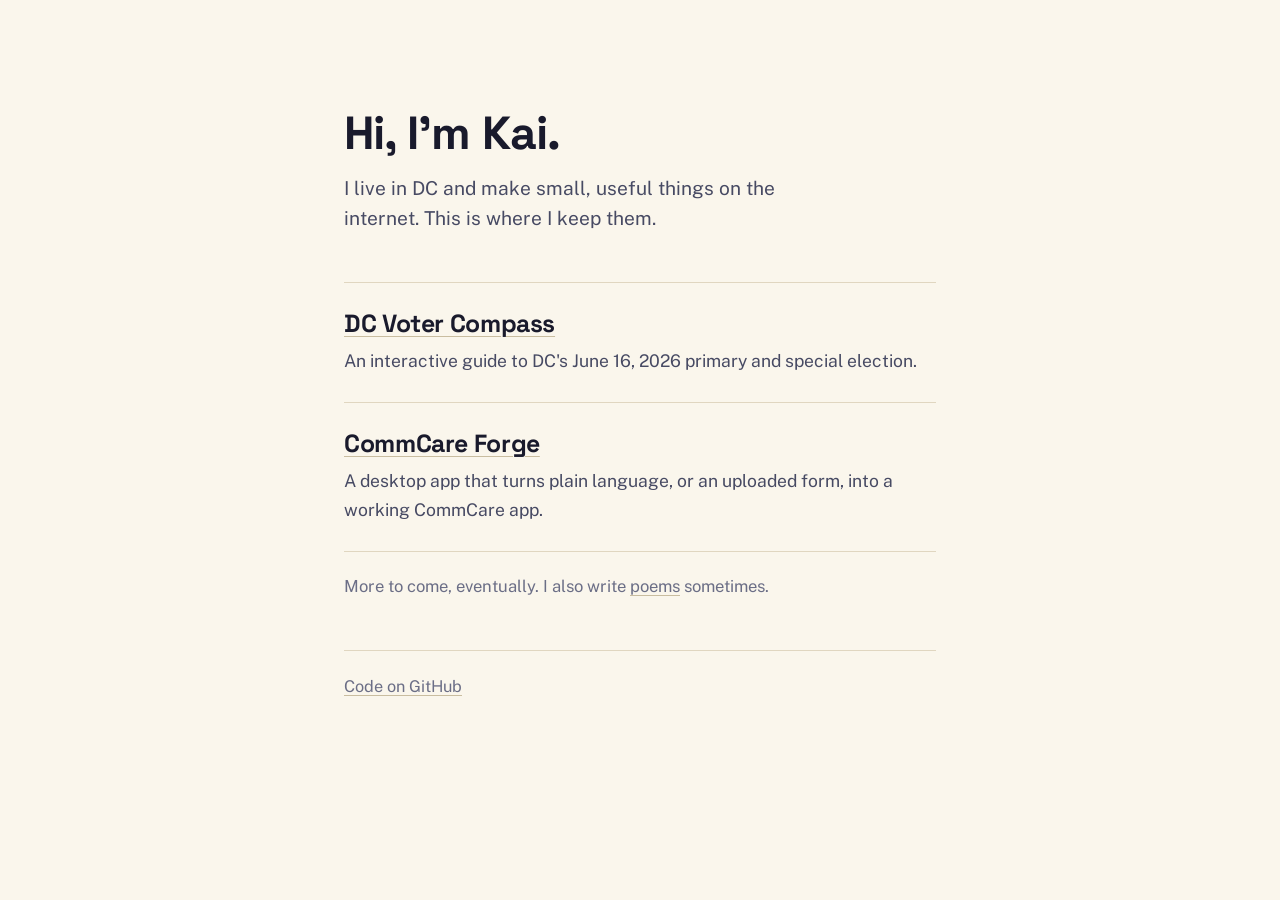
<file: index.html>
<!doctype html>
<html lang="en">
<head>
  <meta charset="utf-8" />
  <meta name="viewport" content="width=device-width, initial-scale=1, viewport-fit=cover" />

  <title>Kai Cowger · small useful things</title>
  <meta name="description" content="Kai makes small, useful things on the internet. This is where he keeps them." />

  <!-- Same posture as the projects: everything same-origin, no scripts at all. -->
  <meta http-equiv="Content-Security-Policy" content="default-src 'self'; base-uri 'self'; form-action 'none'; object-src 'none'; img-src 'self' data:; font-src 'self'; style-src 'self'; script-src 'none'" />
  <meta name="referrer" content="no-referrer" />
  <meta name="color-scheme" content="light dark" />
  <meta name="theme-color" content="#faf6ec" media="(prefers-color-scheme: light)" />
  <meta name="theme-color" content="#14151f" media="(prefers-color-scheme: dark)" />

  <meta property="og:title" content="Kai Cowger" />
  <meta property="og:description" content="Small, useful things on the internet. This is where I keep them." />
  <meta property="og:type" content="website" />

  <link rel="icon" href="data:image/svg+xml,%3Csvg xmlns='http://www.w3.org/2000/svg' viewBox='0 0 32 32'%3E%3Crect width='32' height='32' rx='6' fill='%23191a2c'/%3E%3Ctext x='16' y='23' text-anchor='middle' font-family='-apple-system,Helvetica,Arial,sans-serif' font-weight='700' font-size='19' fill='%23faf6ec'%3Ek%3C/text%3E%3C/svg%3E" />

  <link rel="stylesheet" href="styles.css" />
</head>
<body>
  <main class="page">
    <header class="hero">
      <h1>Hi, I'm Kai.</h1>
      <p class="hero__lede">I live in DC and make small, useful things on the internet. This is where I keep them.</p>
    </header>

    <section class="projects" aria-label="Projects">
      <a class="project" href="/dc-voter-compass/">
        <h2>DC Voter Compass</h2>
        <p>An interactive guide to DC's June 16, 2026 primary and special election.</p>
      </a>
      <a class="project" href="https://github.com/kcowger/commcare-forge" rel="noopener noreferrer">
        <h2>CommCare Forge</h2>
        <p>A desktop app that turns plain language, or an uploaded form, into a working CommCare app.</p>
      </a>
      <p class="projects__more">More to come, eventually. I also write <a href="/writing/">poems</a> sometimes.</p>
    </section>

    <footer class="footer">
      <p><a href="https://github.com/kcowger" rel="noopener noreferrer">Code on GitHub</a></p>
    </footer>
  </main>
</body>
</html>
</file>
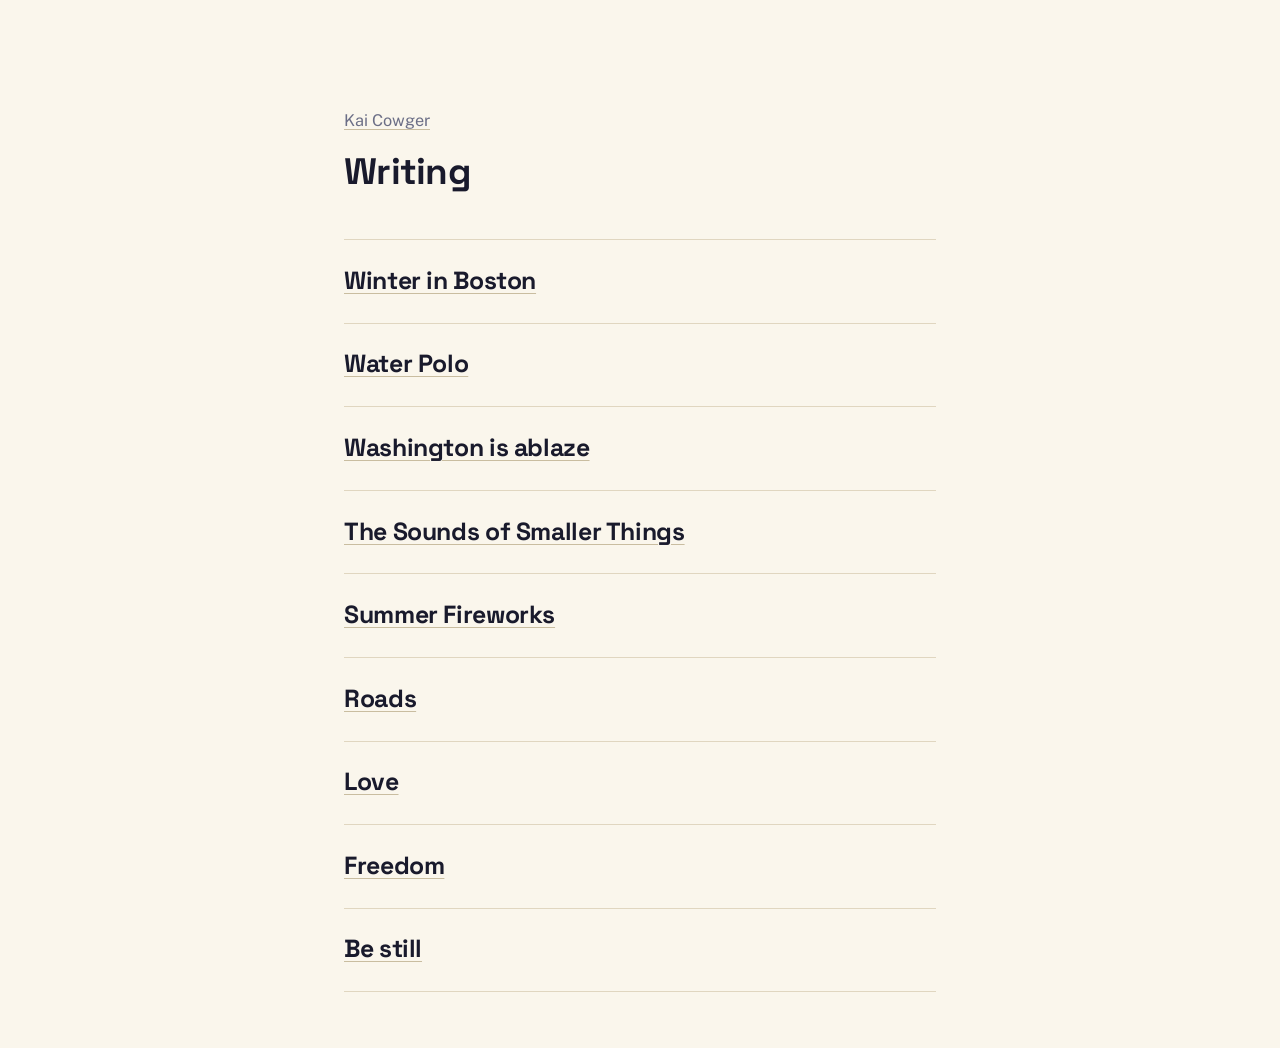
<file: writing/index.html>
<!doctype html>
<html lang="en">
<head>
  <meta charset="utf-8" />
  <meta name="viewport" content="width=device-width, initial-scale=1, viewport-fit=cover" />

  <title>Writing · Kai Cowger</title>
  <meta name="description" content="Poems and other small pieces by Kai Cowger." />

  <meta http-equiv="Content-Security-Policy" content="default-src 'self'; base-uri 'self'; form-action 'none'; object-src 'none'; img-src 'self' data:; font-src 'self'; style-src 'self'; script-src 'none'" />
  <meta name="referrer" content="no-referrer" />
  <meta name="color-scheme" content="light dark" />
  <meta name="theme-color" content="#faf6ec" media="(prefers-color-scheme: light)" />
  <meta name="theme-color" content="#14151f" media="(prefers-color-scheme: dark)" />

  <meta property="og:title" content="Writing · Kai Cowger" />
  <meta property="og:description" content="Poems and other small pieces." />
  <meta property="og:type" content="website" />

  <link rel="icon" href="data:image/svg+xml,%3Csvg xmlns='http://www.w3.org/2000/svg' viewBox='0 0 32 32'%3E%3Crect width='32' height='32' rx='6' fill='%23191a2c'/%3E%3Ctext x='16' y='23' text-anchor='middle' font-family='-apple-system,Helvetica,Arial,sans-serif' font-weight='700' font-size='19' fill='%23faf6ec'%3Ek%3C/text%3E%3C/svg%3E" />

  <link rel="stylesheet" href="/styles.css" />
</head>
<body>
  <main class="page">
    <header class="hero">
      <p class="crumb"><a href="/">Kai Cowger</a></p>
      <h1 class="hero__title--inner">Writing</h1>
    </header>

    <section class="projects" aria-label="Pieces">
      <a class="project" href="/writing/winter-in-boston/">
        <h2>Winter in Boston</h2>
      </a>
      <a class="project" href="/writing/water-polo/">
        <h2>Water Polo</h2>
      </a>
      <a class="project" href="/writing/washington-is-ablaze/">
        <h2>Washington is ablaze</h2>
      </a>
      <a class="project" href="/writing/the-sounds-of-smaller-things/">
        <h2>The Sounds of Smaller Things</h2>
      </a>
      <a class="project" href="/writing/summer-fireworks/">
        <h2>Summer Fireworks</h2>
      </a>
      <a class="project" href="/writing/roads/">
        <h2>Roads</h2>
      </a>
      <a class="project" href="/writing/love/">
        <h2>Love</h2>
      </a>
      <a class="project" href="/writing/freedom/">
        <h2>Freedom</h2>
      </a>
      <a class="project" href="/writing/be-still/">
        <h2>Be still</h2>
      </a>
    </section>
  </main>
</body>
</html>
</file>
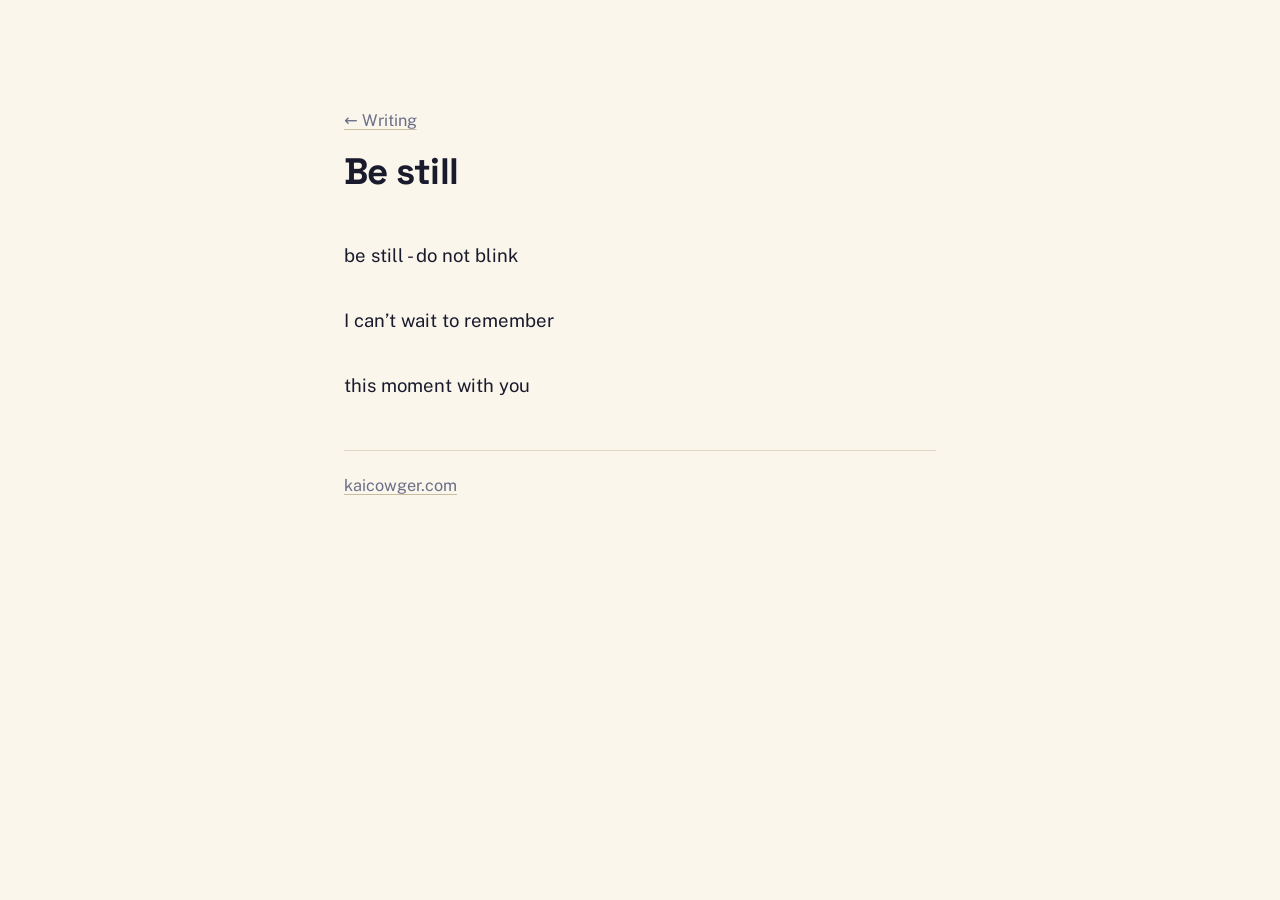
<file: writing/be-still/index.html>
<!doctype html>
<html lang="en">
<head>
  <meta charset="utf-8" />
  <meta name="viewport" content="width=device-width, initial-scale=1, viewport-fit=cover" />

  <title>Be still · Kai Cowger</title>
  <meta name="description" content="A poem by Kai Cowger." />

  <meta http-equiv="Content-Security-Policy" content="default-src 'self'; base-uri 'self'; form-action 'none'; object-src 'none'; img-src 'self' data:; font-src 'self'; style-src 'self'; script-src 'none'" />
  <meta name="referrer" content="no-referrer" />
  <meta name="color-scheme" content="light dark" />
  <meta name="theme-color" content="#faf6ec" media="(prefers-color-scheme: light)" />
  <meta name="theme-color" content="#14151f" media="(prefers-color-scheme: dark)" />

  <meta property="og:title" content="Be still" />
  <meta property="og:description" content="A poem by Kai Cowger." />
  <meta property="og:type" content="article" />

  <link rel="icon" href="data:image/svg+xml,%3Csvg xmlns='http://www.w3.org/2000/svg' viewBox='0 0 32 32'%3E%3Crect width='32' height='32' rx='6' fill='%23191a2c'/%3E%3Ctext x='16' y='23' text-anchor='middle' font-family='-apple-system,Helvetica,Arial,sans-serif' font-weight='700' font-size='19' fill='%23faf6ec'%3Ek%3C/text%3E%3C/svg%3E" />

  <link rel="stylesheet" href="/styles.css" />
</head>
<body>
  <main class="page">
    <header class="hero">
      <p class="crumb"><a href="/writing/">&larr; Writing</a></p>
      <h1 class="hero__title--inner">Be still</h1>
    </header>

    <article>
      <div class="poem">be still - do not blink

I can&rsquo;t wait to remember

this moment with you</div>
    </article>

    <footer class="footer">
      <p><a href="/">kaicowger.com</a></p>
    </footer>
  </main>
</body>
</html>
</file>
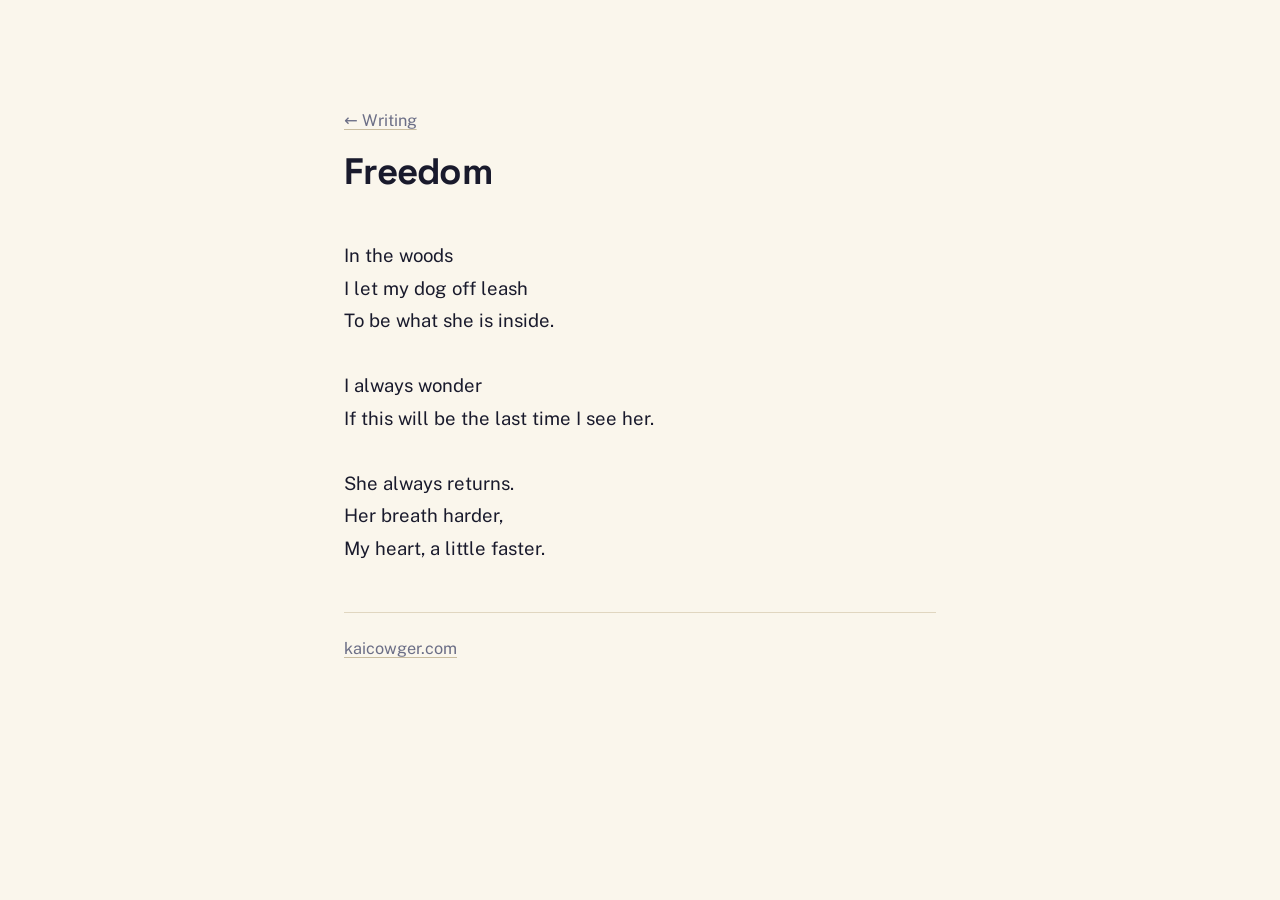
<file: writing/freedom/index.html>
<!doctype html>
<html lang="en">
<head>
  <meta charset="utf-8" />
  <meta name="viewport" content="width=device-width, initial-scale=1, viewport-fit=cover" />

  <title>Freedom · Kai Cowger</title>
  <meta name="description" content="A poem by Kai Cowger." />

  <meta http-equiv="Content-Security-Policy" content="default-src 'self'; base-uri 'self'; form-action 'none'; object-src 'none'; img-src 'self' data:; font-src 'self'; style-src 'self'; script-src 'none'" />
  <meta name="referrer" content="no-referrer" />
  <meta name="color-scheme" content="light dark" />
  <meta name="theme-color" content="#faf6ec" media="(prefers-color-scheme: light)" />
  <meta name="theme-color" content="#14151f" media="(prefers-color-scheme: dark)" />

  <meta property="og:title" content="Freedom" />
  <meta property="og:description" content="A poem by Kai Cowger." />
  <meta property="og:type" content="article" />

  <link rel="icon" href="data:image/svg+xml,%3Csvg xmlns='http://www.w3.org/2000/svg' viewBox='0 0 32 32'%3E%3Crect width='32' height='32' rx='6' fill='%23191a2c'/%3E%3Ctext x='16' y='23' text-anchor='middle' font-family='-apple-system,Helvetica,Arial,sans-serif' font-weight='700' font-size='19' fill='%23faf6ec'%3Ek%3C/text%3E%3C/svg%3E" />

  <link rel="stylesheet" href="/styles.css" />
</head>
<body>
  <main class="page">
    <header class="hero">
      <p class="crumb"><a href="/writing/">&larr; Writing</a></p>
      <h1 class="hero__title--inner">Freedom</h1>
    </header>

    <article>
      <div class="poem">In the woods
I let my dog off leash
To be what she is inside.

I always wonder
If this will be the last time I see her.

She always returns.
Her breath harder,
My heart, a little faster.</div>
    </article>

    <footer class="footer">
      <p><a href="/">kaicowger.com</a></p>
    </footer>
  </main>
</body>
</html>
</file>
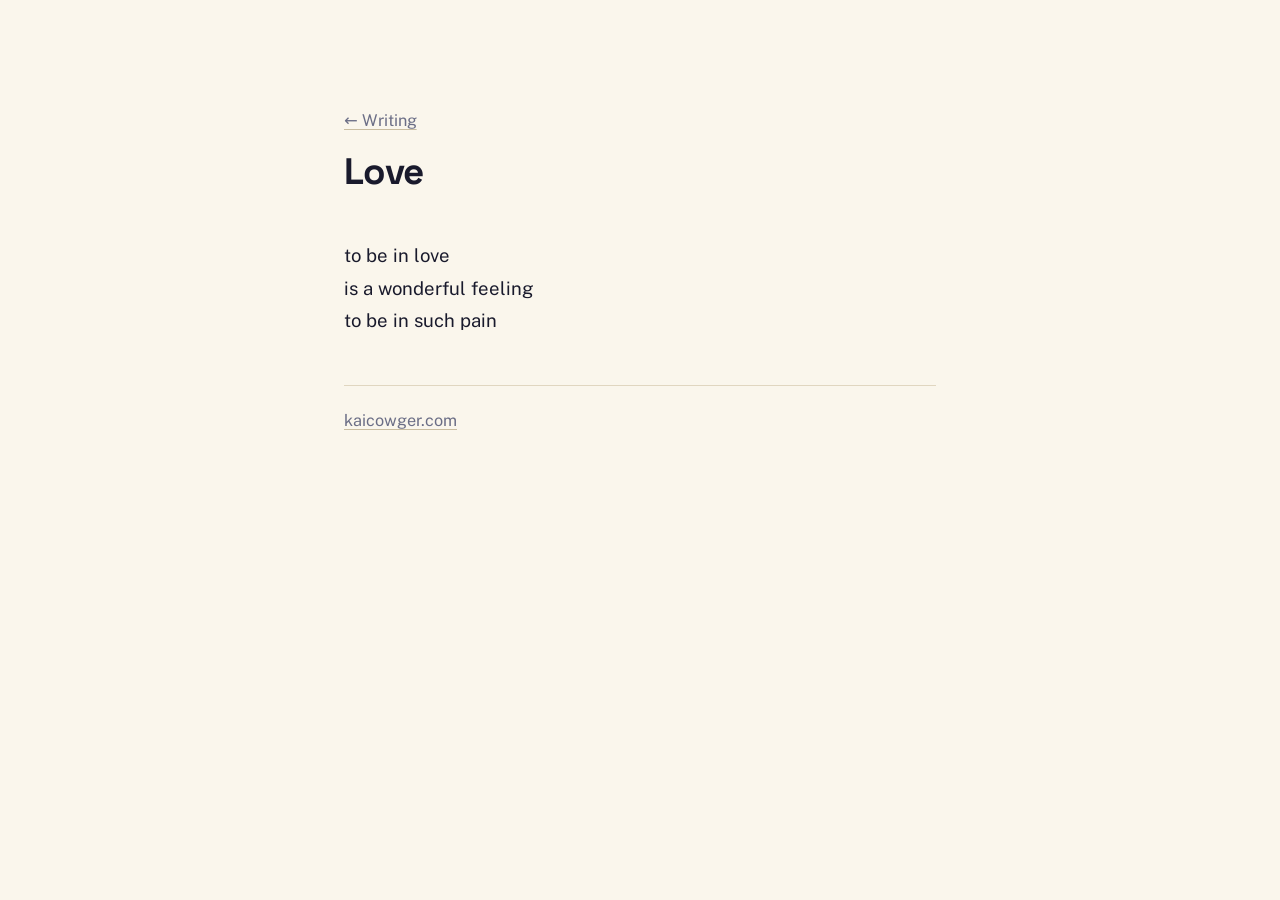
<file: writing/love/index.html>
<!doctype html>
<html lang="en">
<head>
  <meta charset="utf-8" />
  <meta name="viewport" content="width=device-width, initial-scale=1, viewport-fit=cover" />

  <title>Love · Kai Cowger</title>
  <meta name="description" content="A poem by Kai Cowger." />

  <meta http-equiv="Content-Security-Policy" content="default-src 'self'; base-uri 'self'; form-action 'none'; object-src 'none'; img-src 'self' data:; font-src 'self'; style-src 'self'; script-src 'none'" />
  <meta name="referrer" content="no-referrer" />
  <meta name="color-scheme" content="light dark" />
  <meta name="theme-color" content="#faf6ec" media="(prefers-color-scheme: light)" />
  <meta name="theme-color" content="#14151f" media="(prefers-color-scheme: dark)" />

  <meta property="og:title" content="Love" />
  <meta property="og:description" content="A poem by Kai Cowger." />
  <meta property="og:type" content="article" />

  <link rel="icon" href="data:image/svg+xml,%3Csvg xmlns='http://www.w3.org/2000/svg' viewBox='0 0 32 32'%3E%3Crect width='32' height='32' rx='6' fill='%23191a2c'/%3E%3Ctext x='16' y='23' text-anchor='middle' font-family='-apple-system,Helvetica,Arial,sans-serif' font-weight='700' font-size='19' fill='%23faf6ec'%3Ek%3C/text%3E%3C/svg%3E" />

  <link rel="stylesheet" href="/styles.css" />
</head>
<body>
  <main class="page">
    <header class="hero">
      <p class="crumb"><a href="/writing/">&larr; Writing</a></p>
      <h1 class="hero__title--inner">Love</h1>
    </header>

    <article>
      <div class="poem">to be in love
is a wonderful feeling
to be in such pain</div>
    </article>

    <footer class="footer">
      <p><a href="/">kaicowger.com</a></p>
    </footer>
  </main>
</body>
</html>
</file>
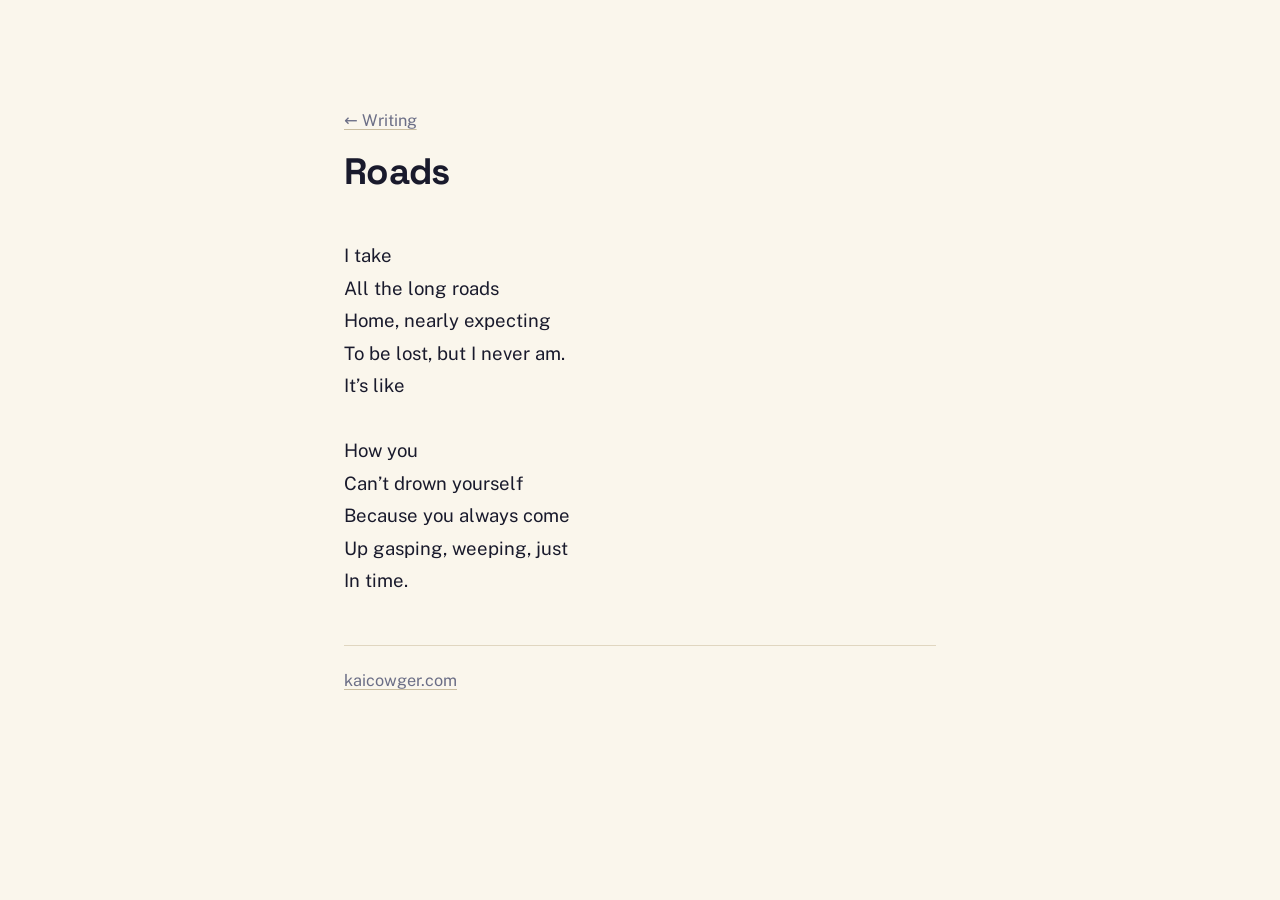
<file: writing/roads/index.html>
<!doctype html>
<html lang="en">
<head>
  <meta charset="utf-8" />
  <meta name="viewport" content="width=device-width, initial-scale=1, viewport-fit=cover" />

  <title>Roads · Kai Cowger</title>
  <meta name="description" content="A poem by Kai Cowger." />

  <meta http-equiv="Content-Security-Policy" content="default-src 'self'; base-uri 'self'; form-action 'none'; object-src 'none'; img-src 'self' data:; font-src 'self'; style-src 'self'; script-src 'none'" />
  <meta name="referrer" content="no-referrer" />
  <meta name="color-scheme" content="light dark" />
  <meta name="theme-color" content="#faf6ec" media="(prefers-color-scheme: light)" />
  <meta name="theme-color" content="#14151f" media="(prefers-color-scheme: dark)" />

  <meta property="og:title" content="Roads" />
  <meta property="og:description" content="A poem by Kai Cowger." />
  <meta property="og:type" content="article" />

  <link rel="icon" href="data:image/svg+xml,%3Csvg xmlns='http://www.w3.org/2000/svg' viewBox='0 0 32 32'%3E%3Crect width='32' height='32' rx='6' fill='%23191a2c'/%3E%3Ctext x='16' y='23' text-anchor='middle' font-family='-apple-system,Helvetica,Arial,sans-serif' font-weight='700' font-size='19' fill='%23faf6ec'%3Ek%3C/text%3E%3C/svg%3E" />

  <link rel="stylesheet" href="/styles.css" />
</head>
<body>
  <main class="page">
    <header class="hero">
      <p class="crumb"><a href="/writing/">&larr; Writing</a></p>
      <h1 class="hero__title--inner">Roads</h1>
    </header>

    <article>
      <div class="poem">I take
All the long roads
Home, nearly expecting
To be lost, but I never am.
It&rsquo;s like

How you
Can&rsquo;t drown yourself
Because you always come
Up gasping, weeping, just
In time.</div>
    </article>

    <footer class="footer">
      <p><a href="/">kaicowger.com</a></p>
    </footer>
  </main>
</body>
</html>
</file>
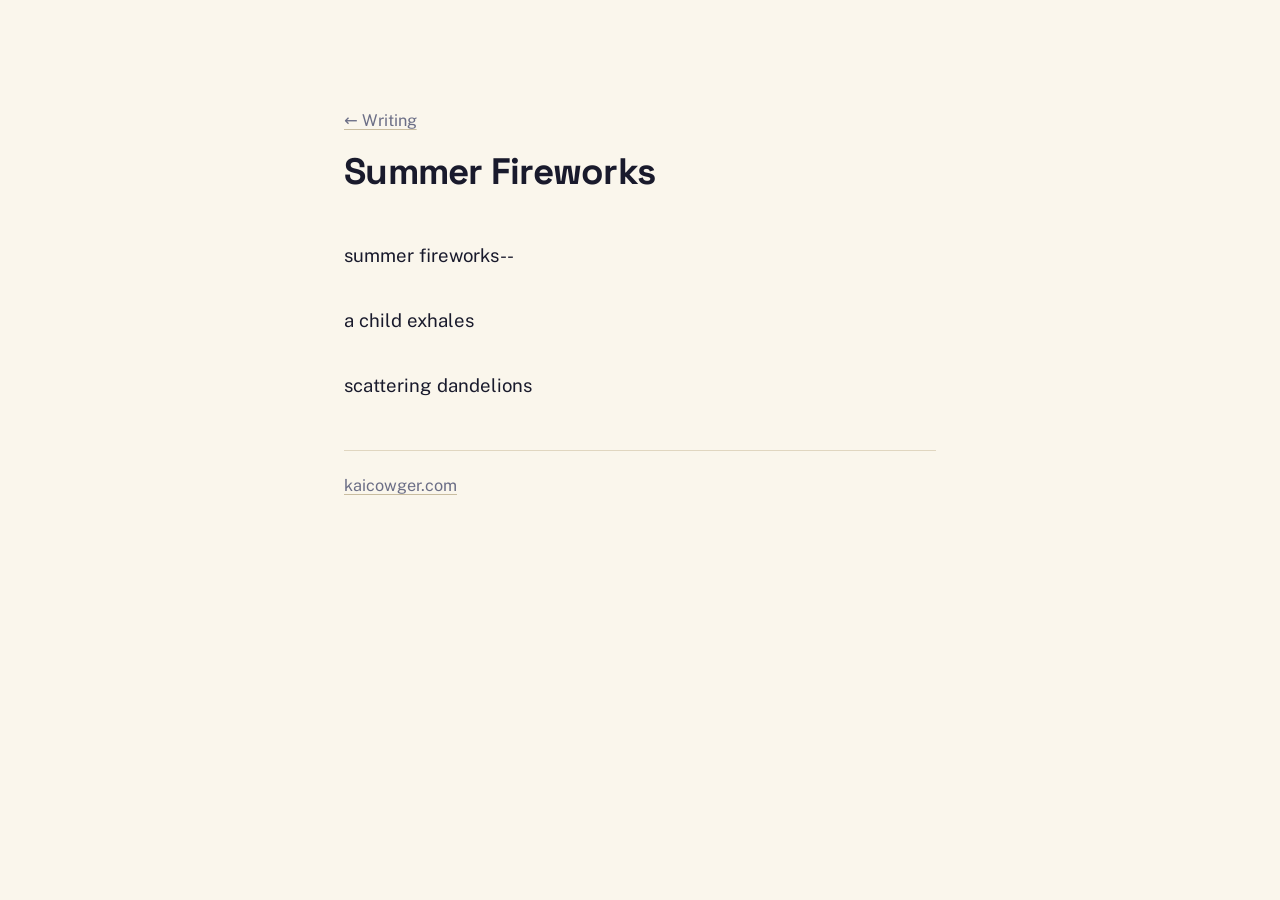
<file: writing/summer-fireworks/index.html>
<!doctype html>
<html lang="en">
<head>
  <meta charset="utf-8" />
  <meta name="viewport" content="width=device-width, initial-scale=1, viewport-fit=cover" />

  <title>Summer Fireworks · Kai Cowger</title>
  <meta name="description" content="A poem by Kai Cowger." />

  <meta http-equiv="Content-Security-Policy" content="default-src 'self'; base-uri 'self'; form-action 'none'; object-src 'none'; img-src 'self' data:; font-src 'self'; style-src 'self'; script-src 'none'" />
  <meta name="referrer" content="no-referrer" />
  <meta name="color-scheme" content="light dark" />
  <meta name="theme-color" content="#faf6ec" media="(prefers-color-scheme: light)" />
  <meta name="theme-color" content="#14151f" media="(prefers-color-scheme: dark)" />

  <meta property="og:title" content="Summer Fireworks" />
  <meta property="og:description" content="A poem by Kai Cowger." />
  <meta property="og:type" content="article" />

  <link rel="icon" href="data:image/svg+xml,%3Csvg xmlns='http://www.w3.org/2000/svg' viewBox='0 0 32 32'%3E%3Crect width='32' height='32' rx='6' fill='%23191a2c'/%3E%3Ctext x='16' y='23' text-anchor='middle' font-family='-apple-system,Helvetica,Arial,sans-serif' font-weight='700' font-size='19' fill='%23faf6ec'%3Ek%3C/text%3E%3C/svg%3E" />

  <link rel="stylesheet" href="/styles.css" />
</head>
<body>
  <main class="page">
    <header class="hero">
      <p class="crumb"><a href="/writing/">&larr; Writing</a></p>
      <h1 class="hero__title--inner">Summer Fireworks</h1>
    </header>

    <article>
      <div class="poem">summer fireworks--

a child exhales

scattering dandelions</div>
    </article>

    <footer class="footer">
      <p><a href="/">kaicowger.com</a></p>
    </footer>
  </main>
</body>
</html>
</file>
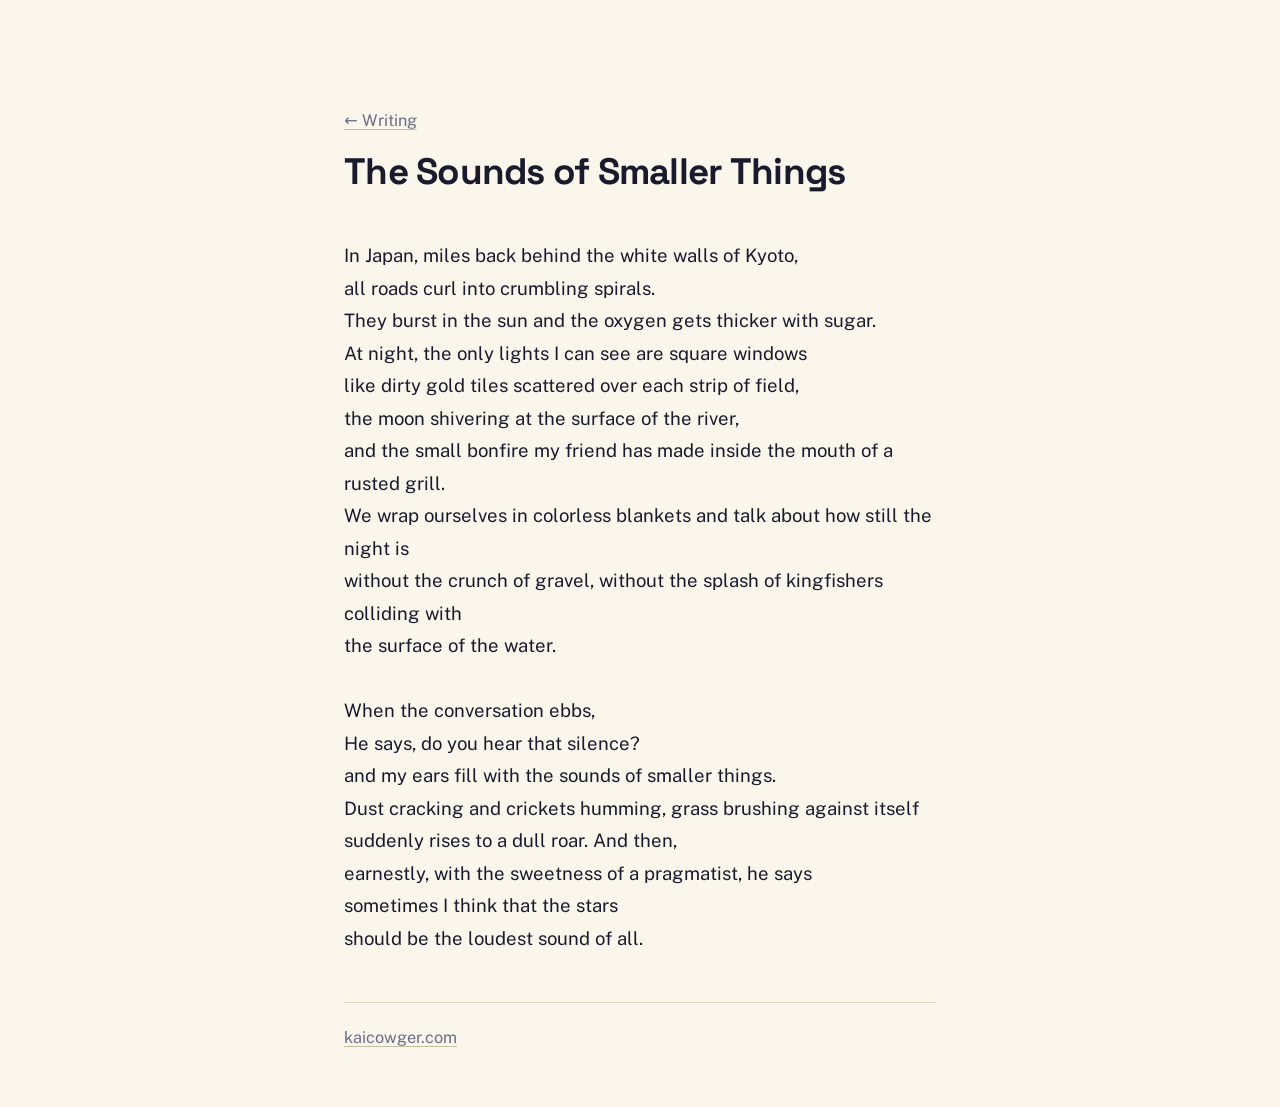
<file: writing/the-sounds-of-smaller-things/index.html>
<!doctype html>
<html lang="en">
<head>
  <meta charset="utf-8" />
  <meta name="viewport" content="width=device-width, initial-scale=1, viewport-fit=cover" />

  <title>The Sounds of Smaller Things · Kai Cowger</title>
  <meta name="description" content="A poem by Kai Cowger." />

  <meta http-equiv="Content-Security-Policy" content="default-src 'self'; base-uri 'self'; form-action 'none'; object-src 'none'; img-src 'self' data:; font-src 'self'; style-src 'self'; script-src 'none'" />
  <meta name="referrer" content="no-referrer" />
  <meta name="color-scheme" content="light dark" />
  <meta name="theme-color" content="#faf6ec" media="(prefers-color-scheme: light)" />
  <meta name="theme-color" content="#14151f" media="(prefers-color-scheme: dark)" />

  <meta property="og:title" content="The Sounds of Smaller Things" />
  <meta property="og:description" content="A poem by Kai Cowger." />
  <meta property="og:type" content="article" />

  <link rel="icon" href="data:image/svg+xml,%3Csvg xmlns='http://www.w3.org/2000/svg' viewBox='0 0 32 32'%3E%3Crect width='32' height='32' rx='6' fill='%23191a2c'/%3E%3Ctext x='16' y='23' text-anchor='middle' font-family='-apple-system,Helvetica,Arial,sans-serif' font-weight='700' font-size='19' fill='%23faf6ec'%3Ek%3C/text%3E%3C/svg%3E" />

  <link rel="stylesheet" href="/styles.css" />
</head>
<body>
  <main class="page">
    <header class="hero">
      <p class="crumb"><a href="/writing/">&larr; Writing</a></p>
      <h1 class="hero__title--inner">The Sounds of Smaller Things</h1>
    </header>

    <article>
      <div class="poem">In Japan, miles back behind the white walls of Kyoto,
all roads curl into crumbling spirals.
They burst in the sun and the oxygen gets thicker with sugar.
At night, the only lights I can see are square windows
like dirty gold tiles scattered over each strip of field,
the moon shivering at the surface of the river,
and the small bonfire my friend has made inside the mouth of a rusted grill.
We wrap ourselves in colorless blankets and talk about how still the night is
without the crunch of gravel, without the splash of kingfishers colliding with
the surface of the water.

When the conversation ebbs,
He says, do you hear that silence?
and my ears fill with the sounds of smaller things.
Dust cracking and crickets humming, grass brushing against itself
suddenly rises to a dull roar. And then,
earnestly, with the sweetness of a pragmatist, he says
sometimes I think that the stars
should be the loudest sound of all.</div>
    </article>

    <footer class="footer">
      <p><a href="/">kaicowger.com</a></p>
    </footer>
  </main>
</body>
</html>
</file>
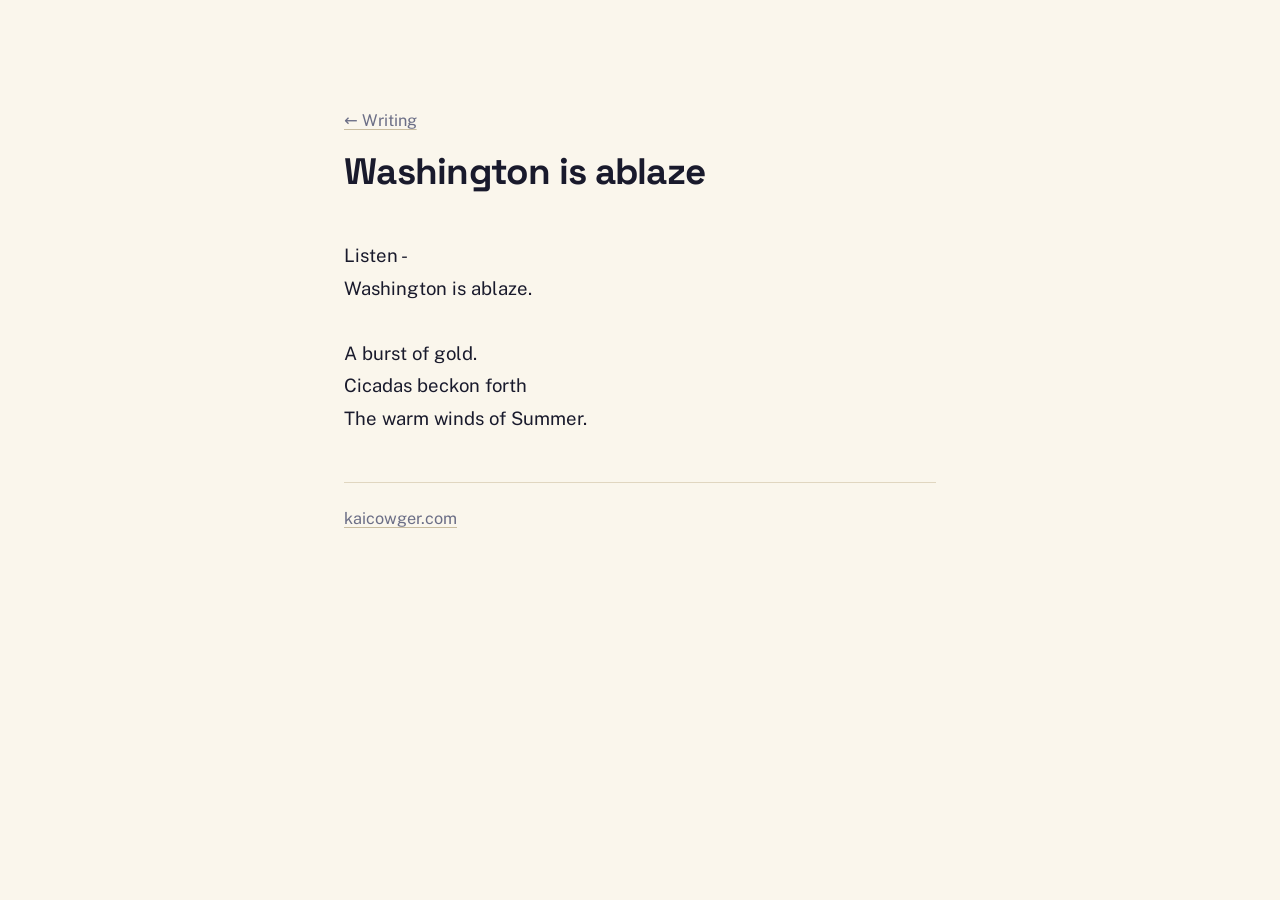
<file: writing/washington-is-ablaze/index.html>
<!doctype html>
<html lang="en">
<head>
  <meta charset="utf-8" />
  <meta name="viewport" content="width=device-width, initial-scale=1, viewport-fit=cover" />

  <title>Washington is ablaze · Kai Cowger</title>
  <meta name="description" content="A poem by Kai Cowger." />

  <meta http-equiv="Content-Security-Policy" content="default-src 'self'; base-uri 'self'; form-action 'none'; object-src 'none'; img-src 'self' data:; font-src 'self'; style-src 'self'; script-src 'none'" />
  <meta name="referrer" content="no-referrer" />
  <meta name="color-scheme" content="light dark" />
  <meta name="theme-color" content="#faf6ec" media="(prefers-color-scheme: light)" />
  <meta name="theme-color" content="#14151f" media="(prefers-color-scheme: dark)" />

  <meta property="og:title" content="Washington is ablaze" />
  <meta property="og:description" content="A poem by Kai Cowger." />
  <meta property="og:type" content="article" />

  <link rel="icon" href="data:image/svg+xml,%3Csvg xmlns='http://www.w3.org/2000/svg' viewBox='0 0 32 32'%3E%3Crect width='32' height='32' rx='6' fill='%23191a2c'/%3E%3Ctext x='16' y='23' text-anchor='middle' font-family='-apple-system,Helvetica,Arial,sans-serif' font-weight='700' font-size='19' fill='%23faf6ec'%3Ek%3C/text%3E%3C/svg%3E" />

  <link rel="stylesheet" href="/styles.css" />
</head>
<body>
  <main class="page">
    <header class="hero">
      <p class="crumb"><a href="/writing/">&larr; Writing</a></p>
      <h1 class="hero__title--inner">Washington is ablaze</h1>
    </header>

    <article>
      <div class="poem">Listen -
Washington is ablaze.

A burst of gold.
Cicadas beckon forth
The warm winds of Summer.</div>
    </article>

    <footer class="footer">
      <p><a href="/">kaicowger.com</a></p>
    </footer>
  </main>
</body>
</html>
</file>
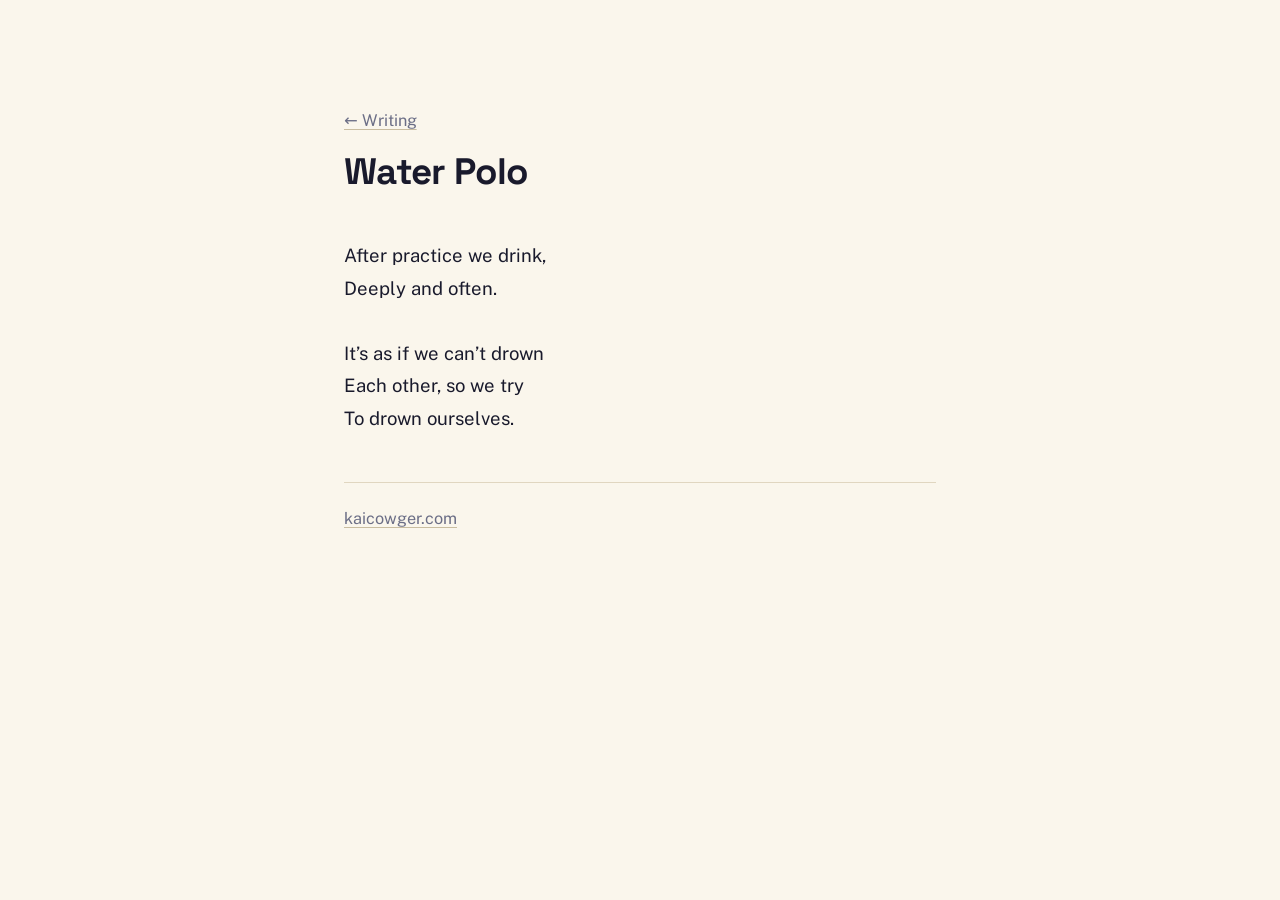
<file: writing/water-polo/index.html>
<!doctype html>
<html lang="en">
<head>
  <meta charset="utf-8" />
  <meta name="viewport" content="width=device-width, initial-scale=1, viewport-fit=cover" />

  <title>Water Polo · Kai Cowger</title>
  <meta name="description" content="A poem by Kai Cowger." />

  <meta http-equiv="Content-Security-Policy" content="default-src 'self'; base-uri 'self'; form-action 'none'; object-src 'none'; img-src 'self' data:; font-src 'self'; style-src 'self'; script-src 'none'" />
  <meta name="referrer" content="no-referrer" />
  <meta name="color-scheme" content="light dark" />
  <meta name="theme-color" content="#faf6ec" media="(prefers-color-scheme: light)" />
  <meta name="theme-color" content="#14151f" media="(prefers-color-scheme: dark)" />

  <meta property="og:title" content="Water Polo" />
  <meta property="og:description" content="A poem by Kai Cowger." />
  <meta property="og:type" content="article" />

  <link rel="icon" href="data:image/svg+xml,%3Csvg xmlns='http://www.w3.org/2000/svg' viewBox='0 0 32 32'%3E%3Crect width='32' height='32' rx='6' fill='%23191a2c'/%3E%3Ctext x='16' y='23' text-anchor='middle' font-family='-apple-system,Helvetica,Arial,sans-serif' font-weight='700' font-size='19' fill='%23faf6ec'%3Ek%3C/text%3E%3C/svg%3E" />

  <link rel="stylesheet" href="/styles.css" />
</head>
<body>
  <main class="page">
    <header class="hero">
      <p class="crumb"><a href="/writing/">&larr; Writing</a></p>
      <h1 class="hero__title--inner">Water Polo</h1>
    </header>

    <article>
      <div class="poem">After practice we drink,
Deeply and often.

It&rsquo;s as if we can&rsquo;t drown
Each other, so we try
To drown ourselves.</div>
    </article>

    <footer class="footer">
      <p><a href="/">kaicowger.com</a></p>
    </footer>
  </main>
</body>
</html>
</file>
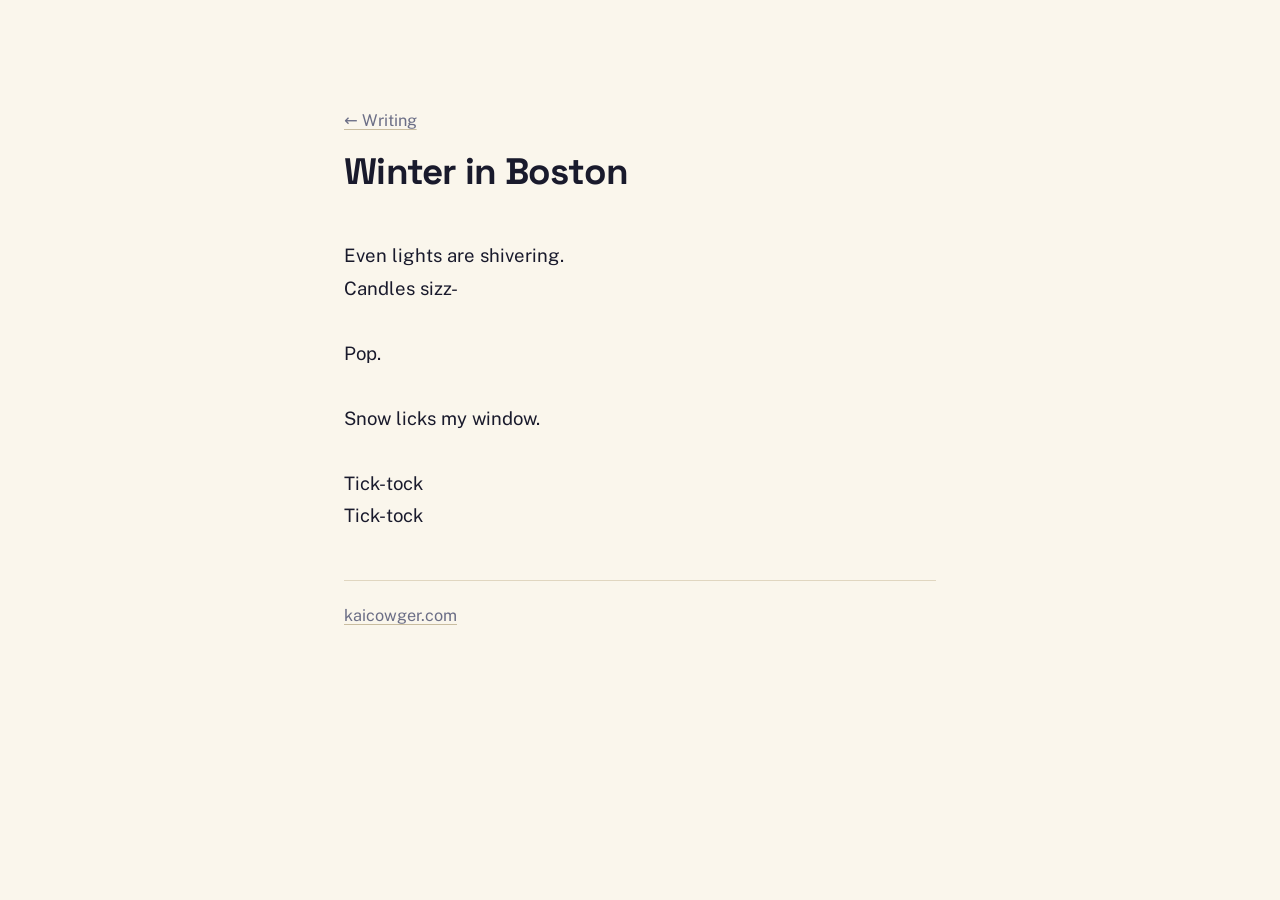
<file: writing/winter-in-boston/index.html>
<!doctype html>
<html lang="en">
<head>
  <meta charset="utf-8" />
  <meta name="viewport" content="width=device-width, initial-scale=1, viewport-fit=cover" />

  <title>Winter in Boston · Kai Cowger</title>
  <meta name="description" content="A poem by Kai Cowger." />

  <meta http-equiv="Content-Security-Policy" content="default-src 'self'; base-uri 'self'; form-action 'none'; object-src 'none'; img-src 'self' data:; font-src 'self'; style-src 'self'; script-src 'none'" />
  <meta name="referrer" content="no-referrer" />
  <meta name="color-scheme" content="light dark" />
  <meta name="theme-color" content="#faf6ec" media="(prefers-color-scheme: light)" />
  <meta name="theme-color" content="#14151f" media="(prefers-color-scheme: dark)" />

  <meta property="og:title" content="Winter in Boston" />
  <meta property="og:description" content="A poem by Kai Cowger." />
  <meta property="og:type" content="article" />

  <link rel="icon" href="data:image/svg+xml,%3Csvg xmlns='http://www.w3.org/2000/svg' viewBox='0 0 32 32'%3E%3Crect width='32' height='32' rx='6' fill='%23191a2c'/%3E%3Ctext x='16' y='23' text-anchor='middle' font-family='-apple-system,Helvetica,Arial,sans-serif' font-weight='700' font-size='19' fill='%23faf6ec'%3Ek%3C/text%3E%3C/svg%3E" />

  <link rel="stylesheet" href="/styles.css" />
</head>
<body>
  <main class="page">
    <header class="hero">
      <p class="crumb"><a href="/writing/">&larr; Writing</a></p>
      <h1 class="hero__title--inner">Winter in Boston</h1>
    </header>

    <article>
      <div class="poem">Even lights are shivering.
Candles sizz-

Pop.

Snow licks my window.

Tick-tock
Tick-tock</div>
    </article>

    <footer class="footer">
      <p><a href="/">kaicowger.com</a></p>
    </footer>
  </main>
</body>
</html>
</file>
<file: styles.css>
/* ============================================================
   kaicowger.com — one page, no scripts, no tracking.
   Type on paper. Nothing else.
   ============================================================ */

@font-face {
  font-family: "Space Grotesk";
  src: url("assets/fonts/space-grotesk.woff2") format("woff2");
  font-weight: 300 700;
  font-display: swap;
  font-style: normal;
}
@font-face {
  font-family: "Public Sans";
  src: url("assets/fonts/public-sans.woff2") format("woff2");
  font-weight: 100 900;
  font-display: swap;
  font-style: normal;
}

:root {
  --font-display: "Space Grotesk", system-ui, -apple-system, "Segoe UI", sans-serif;
  --font-body: "Public Sans", system-ui, -apple-system, "Segoe UI", Roboto, sans-serif;

  --paper: #faf6ec;
  --ink: #191a2c;
  --ink-soft: #474a63;
  --ink-faint: #6b6e86;
  --line: #e0d6c0;
  --underline: #c9bda0;
}

@media (prefers-color-scheme: dark) {
  :root {
    --paper: #14151f;
    --ink: #f1eee6;
    --ink-soft: #c0c2d4;
    --ink-faint: #8f93ab;
    --line: #33364a;
    --underline: #4a4d68;
  }
}

*, *::before, *::after { box-sizing: border-box; }
* { margin: 0; }

body {
  font-family: var(--font-body);
  font-size: clamp(1rem, 0.95rem + 0.24vw, 1.13rem);
  line-height: 1.6;
  color: var(--ink);
  background: var(--paper);
  -webkit-font-smoothing: antialiased;
  min-height: 100vh;
}

a { color: inherit; text-decoration-color: var(--underline); text-underline-offset: 3px; }
a:hover { text-decoration-thickness: 2px; text-decoration-color: var(--ink); }
:focus-visible { outline: 2px solid var(--ink); outline-offset: 3px; }

.page {
  max-width: 640px;
  margin-inline: auto;
  padding: clamp(3.5rem, 12vh, 7rem) 1.5rem 3.5rem;
  display: flex;
  flex-direction: column;
  gap: 3rem;
}

/* ---------- Hero ---------- */
.hero h1 {
  font-family: var(--font-display);
  font-size: clamp(2rem, 1.7rem + 1.5vw, 3rem);
  font-weight: 700;
  letter-spacing: -0.02em;
  line-height: 1.08;
}
.hero__lede {
  margin-top: 0.9rem;
  font-size: clamp(1.05rem, 1rem + 0.3vw, 1.2rem);
  color: var(--ink-soft);
  max-width: 36ch;
  text-wrap: pretty;
}

/* ---------- Inner pages (writing) ---------- */
.crumb {
  font-size: 0.9em;
  color: var(--ink-faint);
  margin-bottom: 1.1rem;
}
.crumb a { color: inherit; }
.crumb a:hover { color: var(--ink); }

.hero .hero__title--inner {
  font-size: clamp(1.7rem, 1.5rem + 1vw, 2.4rem);
}

.poem {
  white-space: pre-line;
  line-height: 1.75;
  font-size: clamp(1.02rem, 0.98rem + 0.25vw, 1.16rem);
  max-width: 58ch;
  text-wrap: pretty;
}

/* ---------- Project list ---------- */
.projects { border-top: 1px solid var(--line); }

.project {
  display: block;
  padding: 1.6rem 0 1.7rem;
  border-bottom: 1px solid var(--line);
  text-decoration: none;
  color: inherit;
}
.project h2 {
  font-family: var(--font-display);
  font-size: clamp(1.25rem, 1.15rem + 0.5vw, 1.55rem);
  font-weight: 700;
  letter-spacing: -0.015em;
  line-height: 1.2;
  text-decoration: underline;
  text-decoration-thickness: 1px;
  text-decoration-color: var(--underline);
  text-underline-offset: 4px;
}
.project:hover h2 {
  text-decoration-thickness: 2px;
  text-decoration-color: var(--ink);
}
.project p {
  margin-top: 0.55rem;
  color: var(--ink-soft);
  font-size: 0.97em;
  max-width: 56ch;
  text-wrap: pretty;
}

.projects__more {
  padding: 1.3rem 0 0.2rem;
  color: var(--ink-faint);
  font-size: 0.92em;
}

/* ---------- Footer ---------- */
.footer {
  border-top: 1px solid var(--line);
  padding-top: 1.4rem;
  color: var(--ink-faint);
  font-size: 0.9em;
  display: flex;
  flex-wrap: wrap;
  gap: 0.4rem 1.5rem;
  justify-content: space-between;
}
</file>
